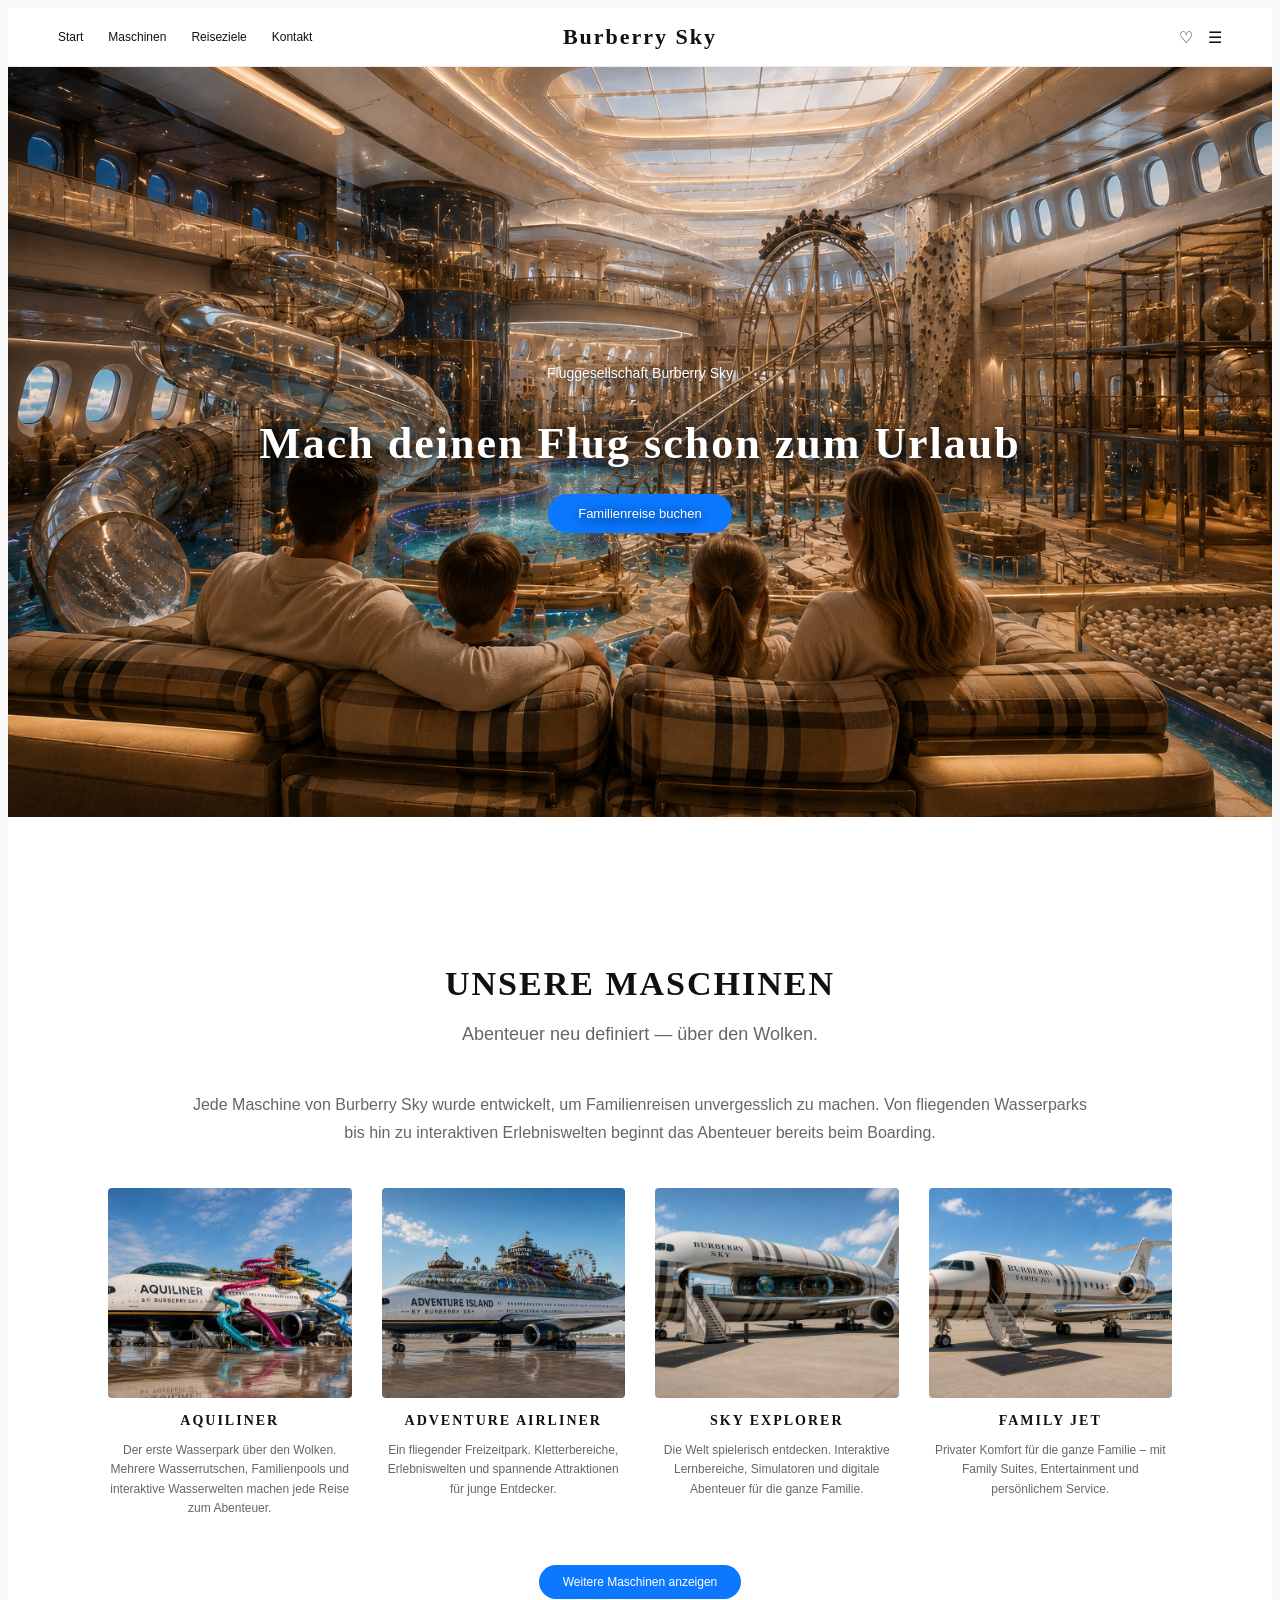
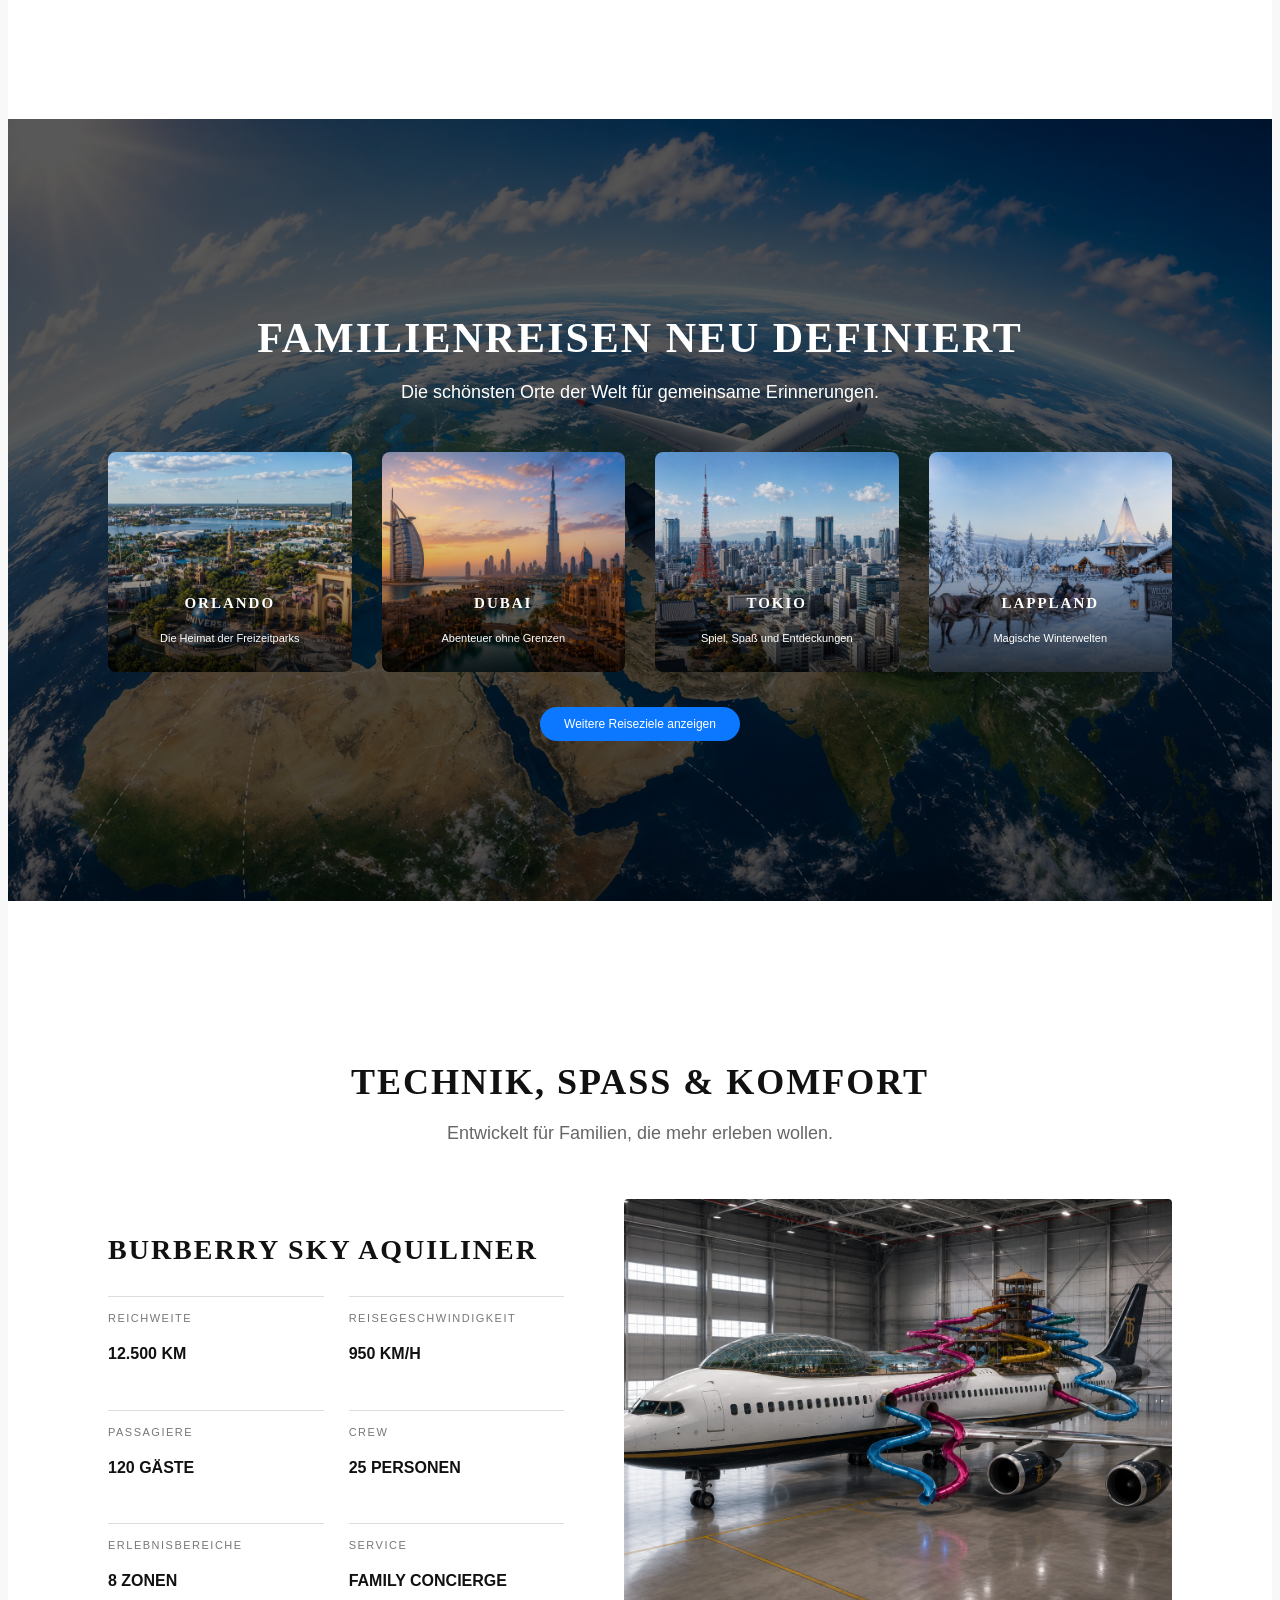
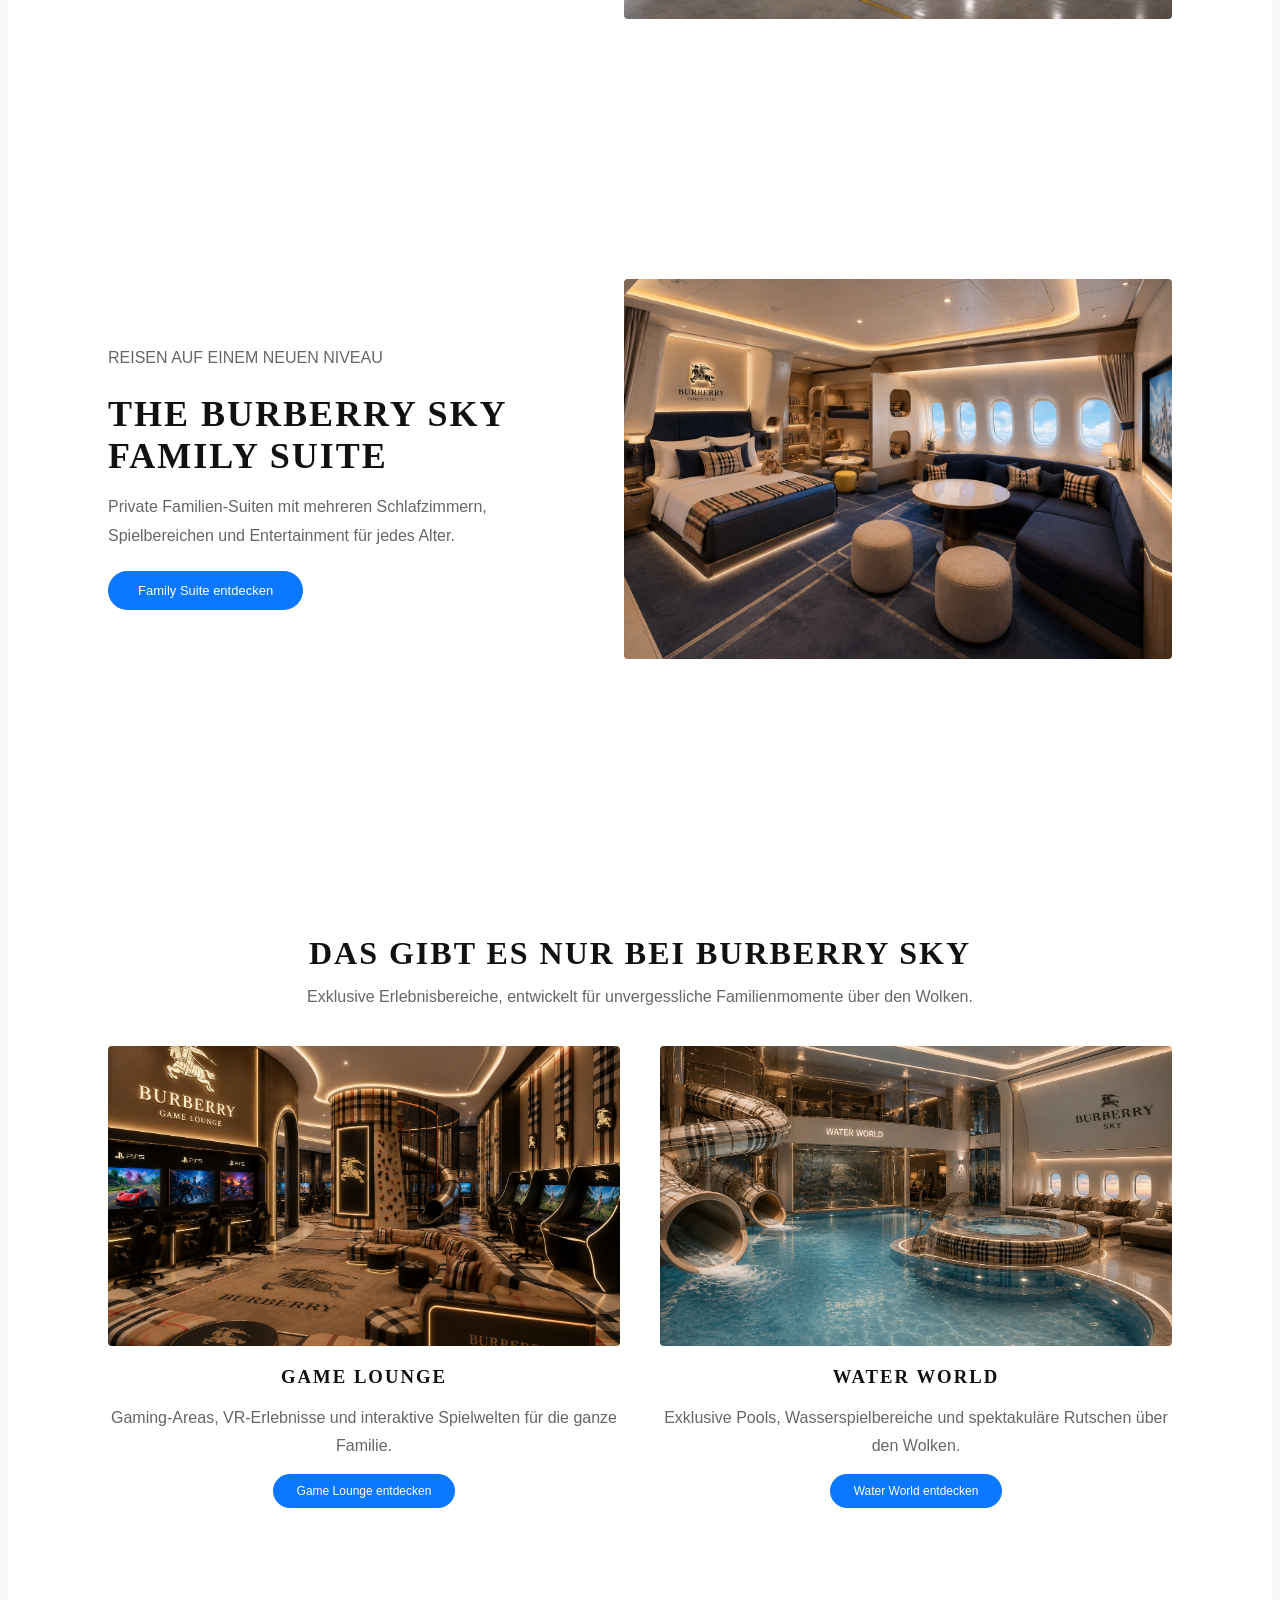
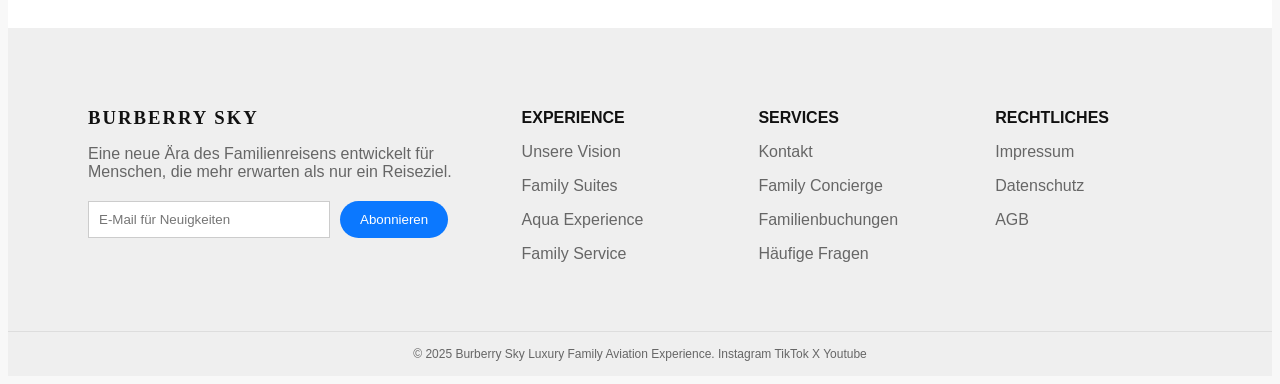
<file: Family.html>
<!DOCTYPE html>
<html lang="de">
<head>
  <meta charset="UTF-8">
  <meta name="viewport" content="width=device-width, initial-scale=1.0">
  <title>Burberry Sky</title>
  <link rel="stylesheet" href="style.css">
</head>
<body>

<header class="navbar">
  <div class="nav-left">
    <a href="#">Start</a>
    <a href="#">Maschinen</a>
    <a href="#">Reiseziele</a>
    <a href="#">Kontakt</a>
  </div>

  <div class="logo">Burberry Sky</div>

  <div class="nav-icons">
    <span>♡</span>
    <span>☰</span>
  </div>
</header>

<section class="hero">
    <img src="images/herofam.png" alt="Burberry Sky" class="hero-image">
  <div class="overlay"></div>
  <div class="hero-text">
    <p>Fluggesellschaft Burberry Sky</p>
    <h1>Mach deinen Flug schon zum Urlaub</h1>
    <a href="#" class="btn">Familienreise buchen</a>
  </div>
</section>

<section class="intro">
  <h2>UNSERE MASCHINEN</h2>
  <p class="subtitle">Abenteuer neu definiert — über den Wolken.</p>
  <p>
    Jede Maschine von Burberry Sky wurde entwickelt, um Familienreisen unvergesslich zu machen.
    Von fliegenden Wasserparks bis hin zu interaktiven Erlebniswelten beginnt das Abenteuer bereits beim Boarding.
  </p>

  <div class="machine-grid">
    <div class="machine-card">
      <img src="images/Aualiner.png" alt="Aquiliner">
      <h3>AQUILINER</h3>
      <p>Der erste Wasserpark über den Wolken.
Mehrere Wasserrutschen, Familienpools und interaktive Wasserwelten machen jede Reise zum Abenteuer.
</p>
    </div>

    <div class="machine-card">
      <img src="images/Adventure.png" alt="Adventure Airliner">
      <h3>ADVENTURE AIRLINER</h3>
      <p>Ein fliegender Freizeitpark.
Kletterbereiche, Erlebniswelten und spannende Attraktionen für junge Entdecker.</p>
    </div>

    <div class="machine-card">
      <img src="images/explorer.png" alt="Sky Explorer">
      <h3>SKY EXPLORER</h3>
      <p>Die Welt spielerisch entdecken.
Interaktive Lernbereiche, Simulatoren und digitale Abenteuer für die ganze Familie.</p>
    </div>

    <div class="machine-card">
      <img src="images/famjet.png" alt="Family Jet">
      <h3>FAMILY JET</h3>
      <p>Privater Komfort für die ganze Familie – mit Family Suites, Entertainment und persönlichem Service.</p>
    </div>
  </div>

  <a href="#" class="btn small">Weitere Maschinen anzeigen</a>
</section>

<section class="destinations-new">
  <h2>FAMILIENREISEN NEU DEFINIERT</h2>
  <p class="subtitle">Die schönsten Orte der Welt für gemeinsame Erinnerungen.</p>

  <div class="destination-grid">
    <div class="destination-card">
      <img src="images/Orlando.png" alt="Orlando">
      <h3>ORLANDO</h3>
      <p>Die Heimat der Freizeitparks</p>
    </div>

    <div class="destination-card">
      <img src="images/Dubai.png" alt="Dubai">
      <h3>DUBAI</h3>
      <p>Abenteuer ohne Grenzen</p>
    </div>

    <div class="destination-card">
      <img src="images/Tokio.png" alt="Tokio">
      <h3>TOKIO</h3>
      <p>Spiel, Spaß und Entdeckungen</p>
    </div>

    <div class="destination-card">
      <img src="images/Lapland.png" alt="Lappland">
      <h3>LAPPLAND</h3>
      <p>Magische Winterwelten</p>
    </div>
  </div>

  <a href="#" class="btn small">Weitere Reiseziele anzeigen</a>
</section>

<section class="technical-new">
  <h2>TECHNIK, SPASS & KOMFORT</h2>
  <p class="subtitle">Entwickelt für Familien, die mehr erleben wollen.</p>

  <div class="technical-layout">
    <div class="technical-info">
      <h3>BURBERRY SKY AQUILINER</h3>

      <div class="spec-grid">
        <div class="spec-item">
          <span>REICHWEITE</span>
          <h4>12.500 KM</h4>
        </div>

        <div class="spec-item">
          <span>REISEGESCHWINDIGKEIT</span>
          <h4>950 KM/H</h4>
        </div>

        <div class="spec-item">
          <span>PASSAGIERE</span>
          <h4>120 GÄSTE</h4>
        </div>

        <div class="spec-item">
          <span>CREW</span>
          <h4>25 PERSONEN</h4>
        </div>

        <div class="spec-item">
          <span>ERLEBNISBEREICHE</span>
          <h4>8 ZONEN</h4>
        </div>

        <div class="spec-item">
          <span>SERVICE</span>
          <h4>FAMILY CONCIERGE</h4>
        </div>
      </div>
    </div>

    <div class="technical-image">
      <img src="images/aquatechnik.png" alt="Burberry Sky Aquiliner">
    </div>
  </div>
</section>

<section class="suite-section">
  <div class="suite-text">
    <p>REISEN AUF EINEM NEUEN NIVEAU</p>
    <h2>THE BURBERRY SKY FAMILY SUITE</h2>
    <p>Private Familien-Suiten mit mehreren Schlafzimmern, Spielbereichen und Entertainment für jedes Alter.</p>
    <a href="#" class="btn">Family Suite entdecken</a>
  </div>

  <img src="images/fams.png" alt="Burberry Sky Family Suite">
</section>

<section class="special">
  <h2>DAS GIBT ES NUR BEI BURBERRY SKY</h2>
  <p>Exklusive Erlebnisbereiche, entwickelt für unvergessliche Familienmomente über den Wolken.</p>

  <div class="special-grid">
    <div class="special-card">
      <img src="images/games.png" alt="Game Lounge">
      <h3>GAME LOUNGE</h3>
      <p>Gaming-Areas, VR-Erlebnisse und interaktive Spielwelten für die ganze Familie.</p>
      <a href="#" class="btn small">Game Lounge entdecken</a>
    </div>

    <div class="special-card">
      <img src="images/water.png" alt="Water World">
      <h3>WATER WORLD</h3>
      <p>Exklusive Pools, Wasserspielbereiche und spektakuläre Rutschen über den Wolken.</p>
      <a href="#" class="btn small">Water World entdecken</a>
    </div>
  </div>
</section>

<footer>
  <div class="footer-brand">
    <h3>BURBERRY SKY</h3>
    <p>Eine neue Ära des Familienreisens entwickelt für Menschen, die mehr erwarten als nur ein Reiseziel.</p>
    <div class="newsletter">
      <input type="email" placeholder="E-Mail für Neuigkeiten">
      <button>Abonnieren</button>
    </div>
  </div>

  <div>
    <h4>EXPERIENCE</h4>
    <p>Unsere Vision</p>
    <p>Family Suites</p>
    <p>Aqua Experience</p>
    <p>Family Service</p>
  </div>

  <div>
    <h4>SERVICES</h4>
    <p>Kontakt</p>
    <p>Family Concierge</p>
    <p>Familienbuchungen</p>
    <p>Häufige Fragen</p>
  </div>

  <div>
    <h4>RECHTLICHES</h4>
    <p>Impressum</p>
    <p>Datenschutz</p>
    <p>AGB</p>
  </div>
</footer>

<div class="copyright">
  ©️ 2025 Burberry Sky Luxury Family Aviation Experience. Instagram TikTok X Youtube
</div>

</body>
</html>
</file>
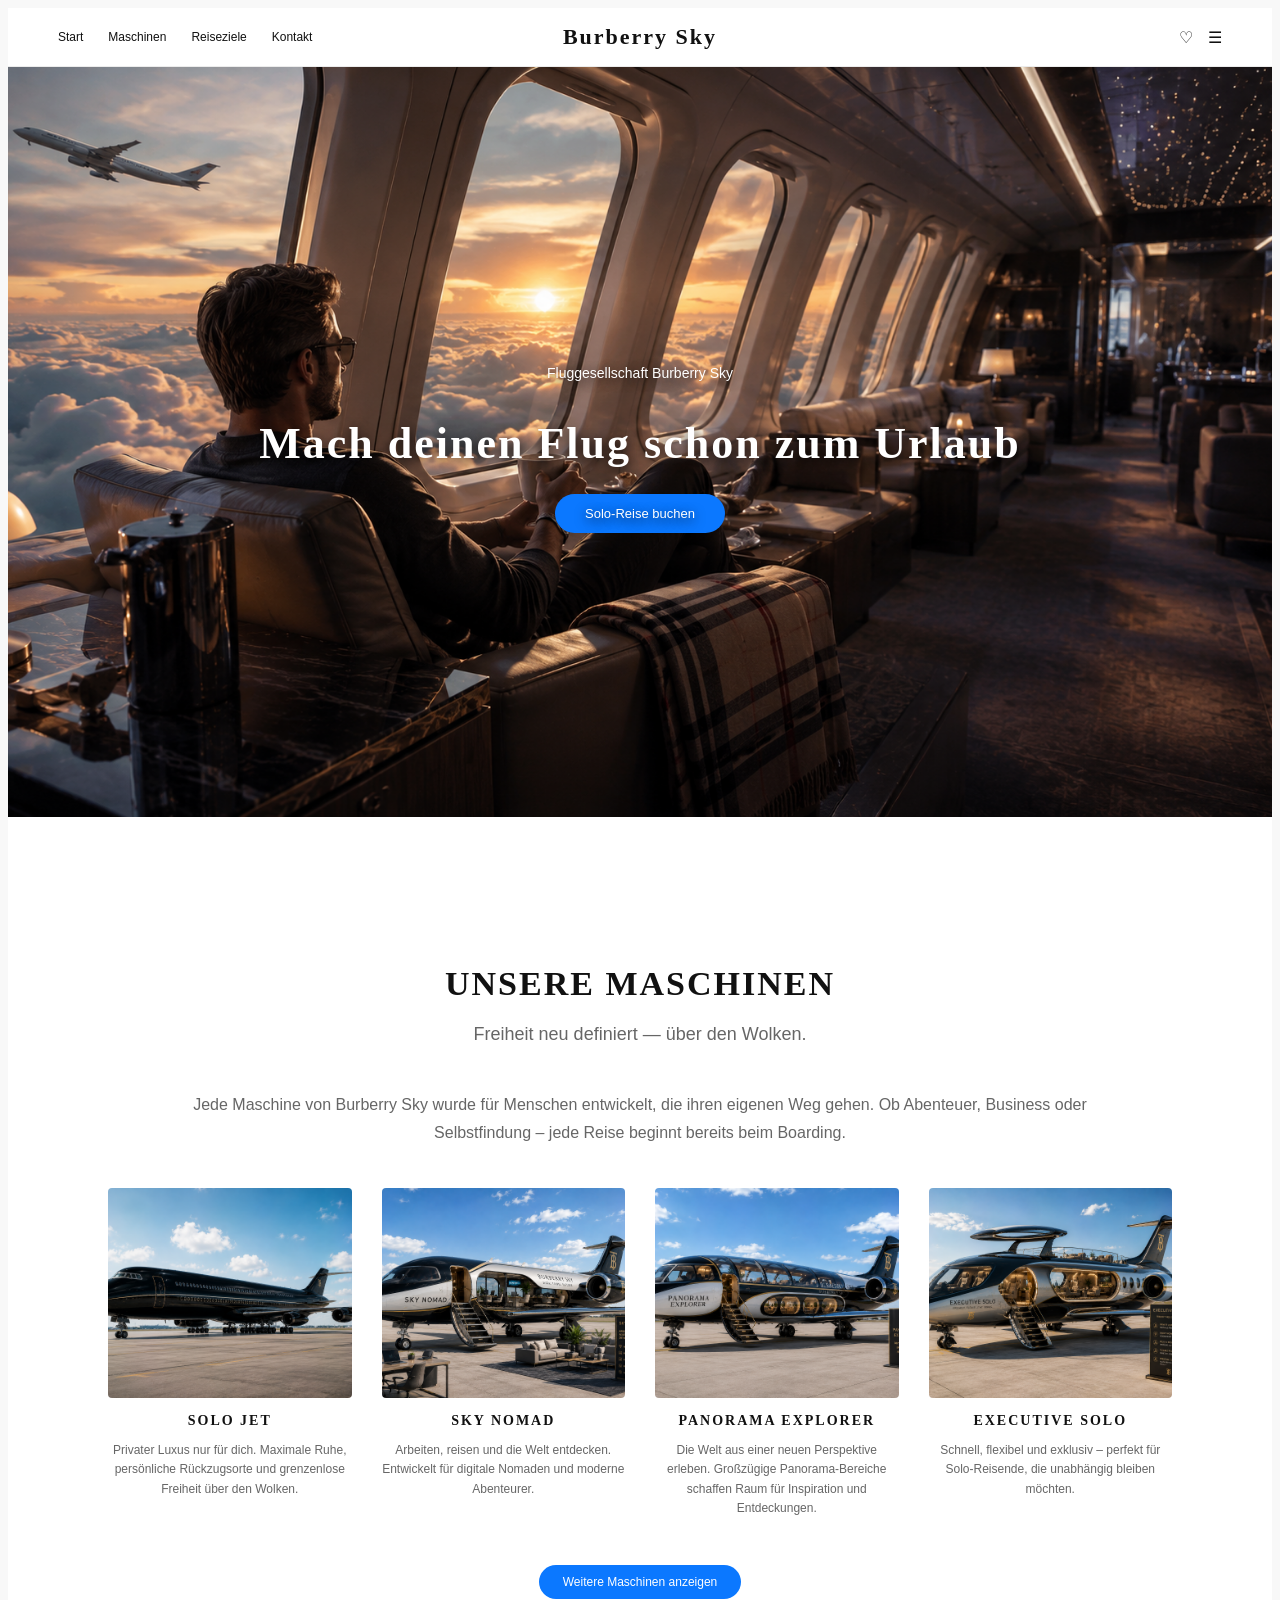
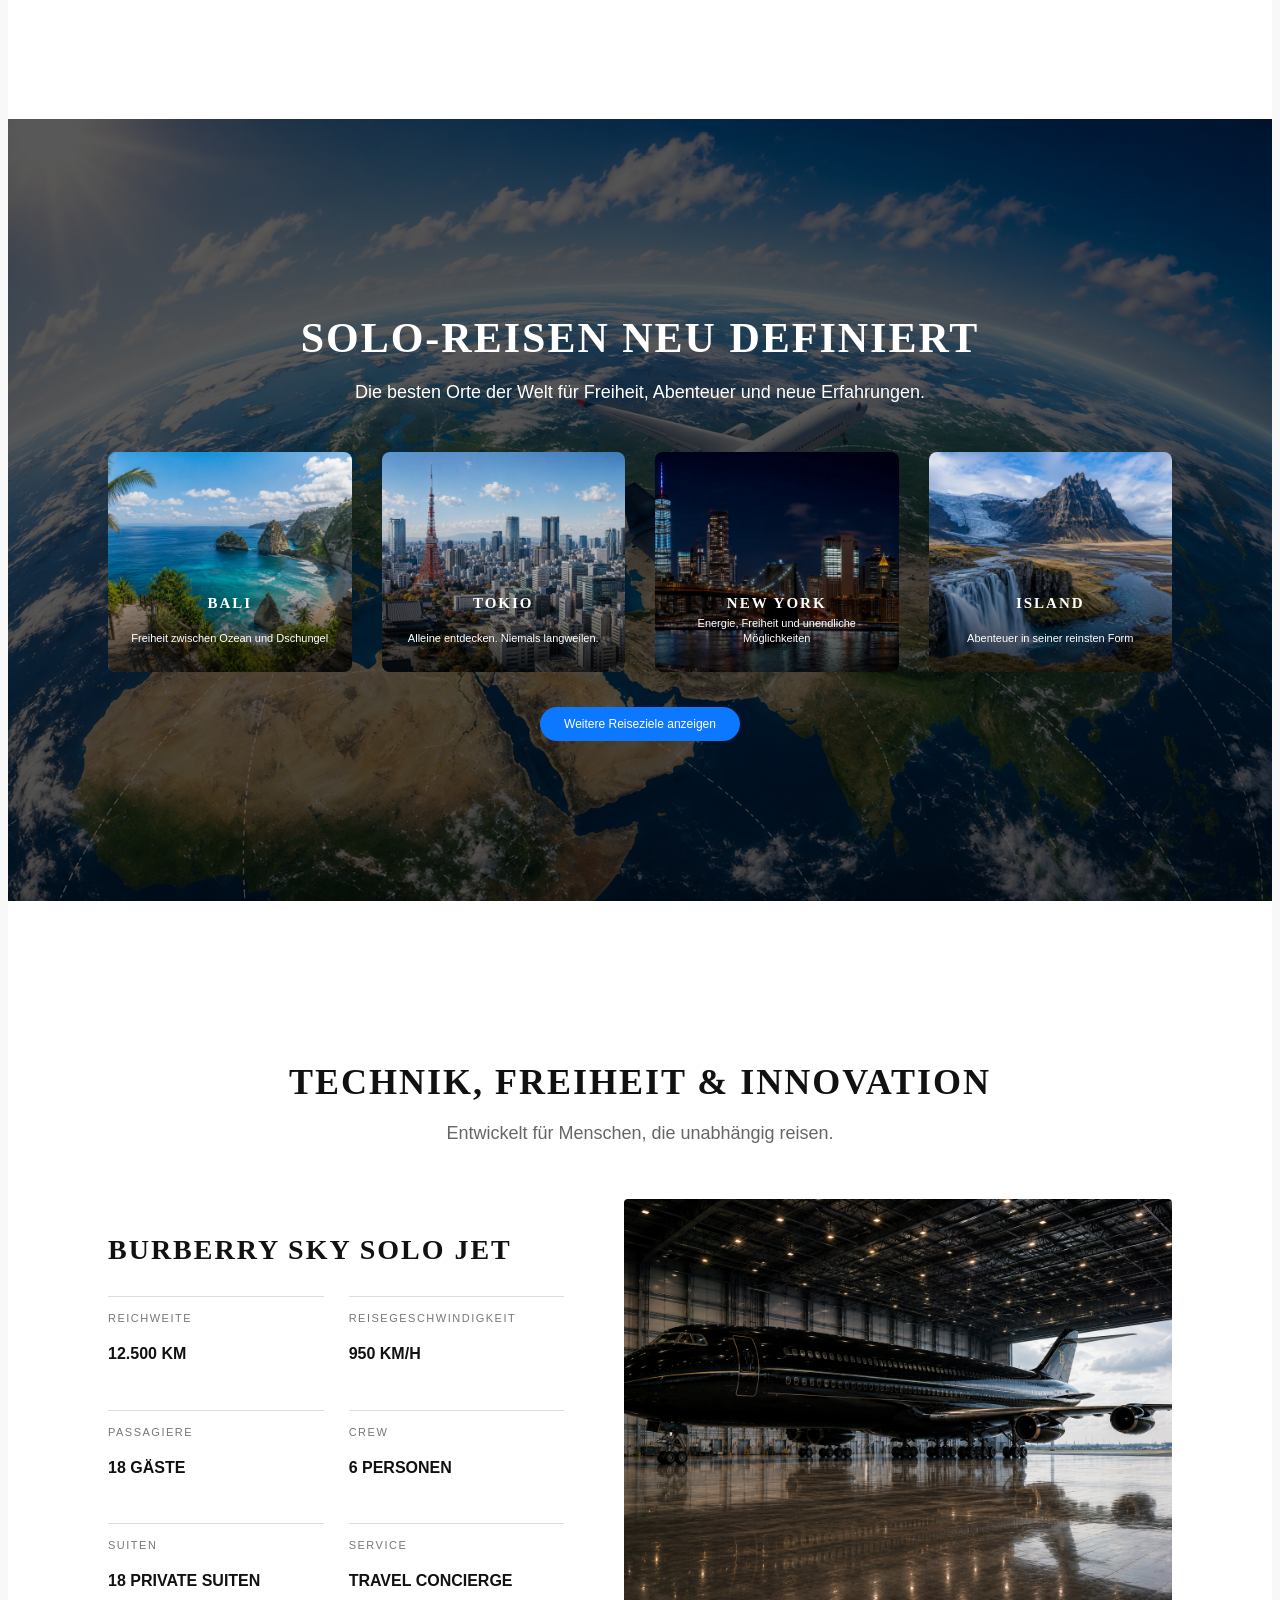
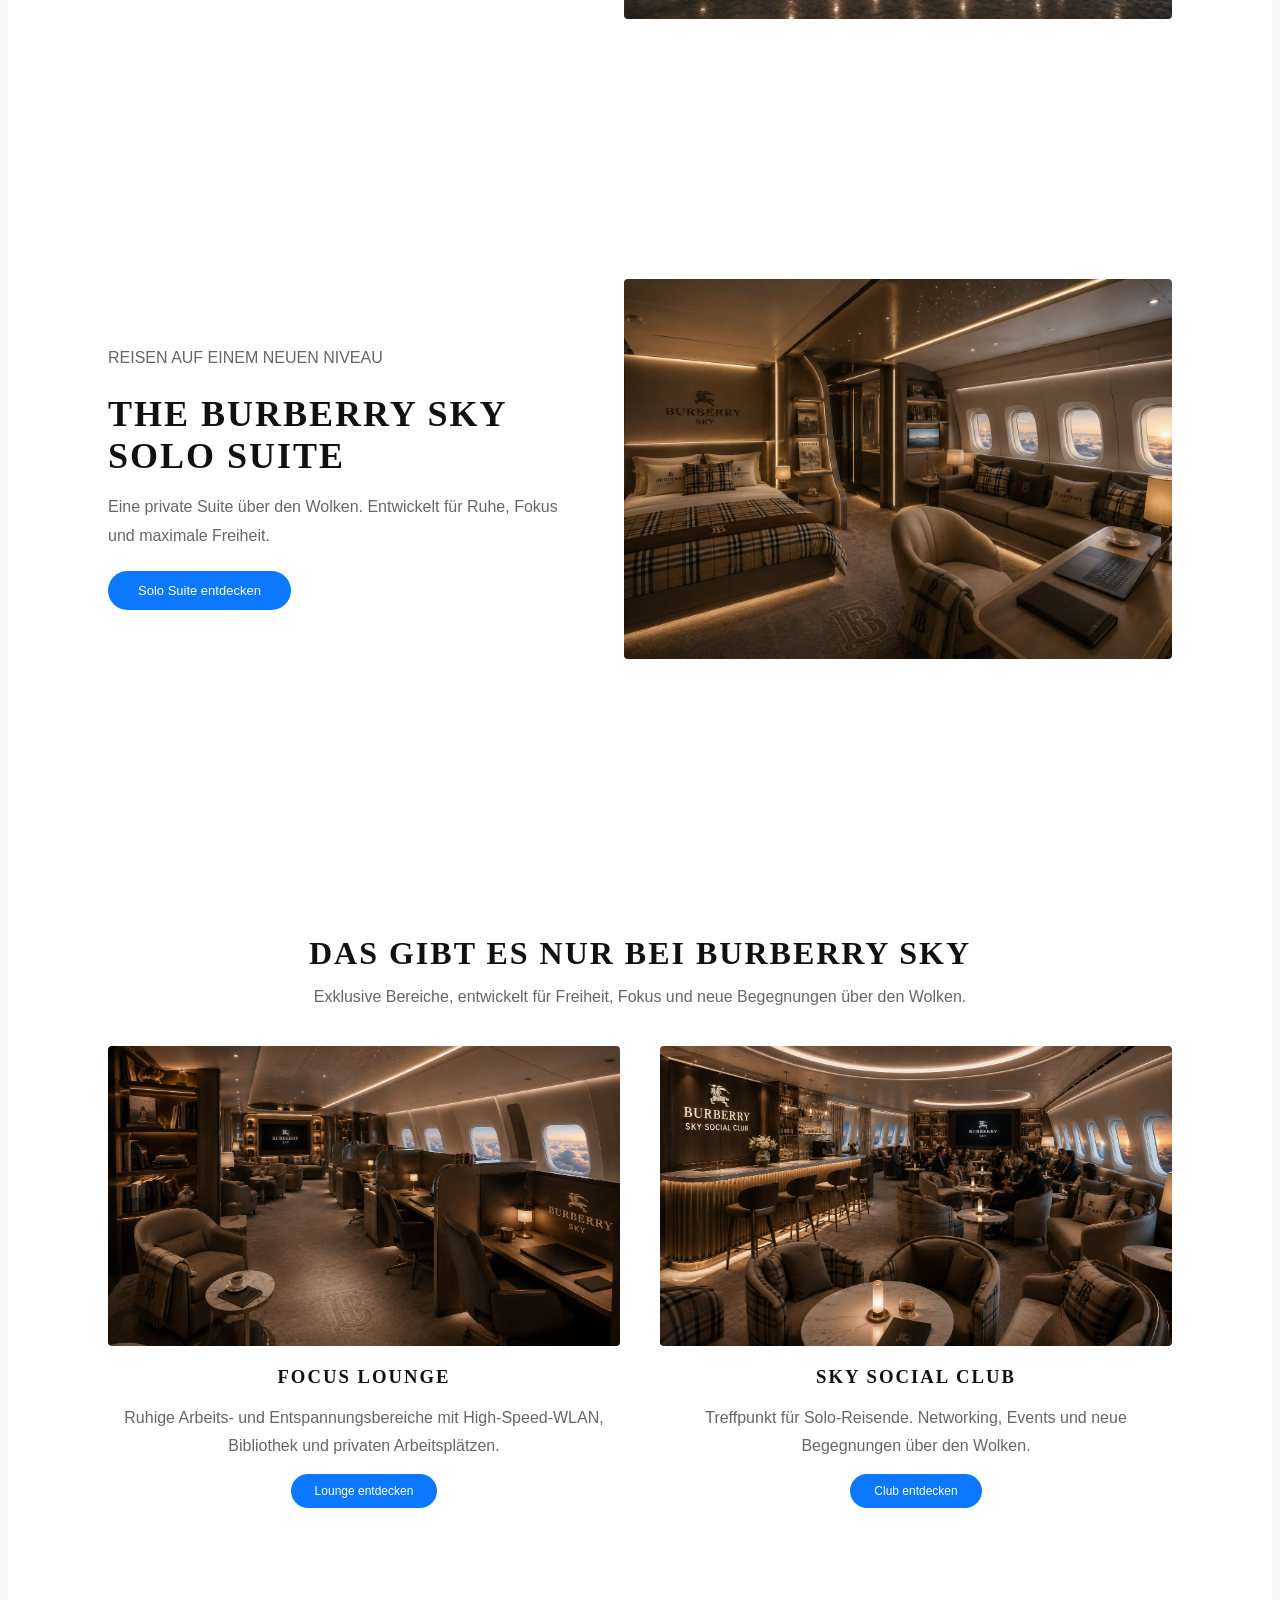
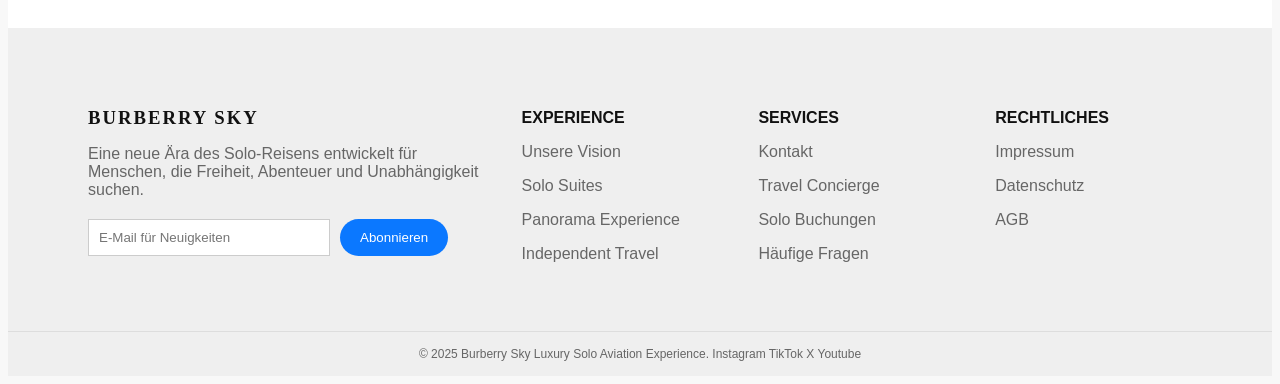
<file: solo.html>
<!DOCTYPE html>
<html lang="de">
<head>
  <meta charset="UTF-8">
  <meta name="viewport" content="width=device-width, initial-scale=1.0">
  <title>Burberry Sky</title>
  <link rel="stylesheet" href="style.css">
</head>
<body>

<header class="navbar">
  <div class="nav-left">
    <a href="#">Start</a>
    <a href="#">Maschinen</a>
    <a href="#">Reiseziele</a>
    <a href="#">Kontakt</a>
  </div>

  <div class="logo">Burberry Sky</div>

  <div class="nav-icons">
    <span>♡</span>
    <span>☰</span>
  </div>
</header>

<section class="hero">
    <img src="images/herosolo.png" alt="Burberry Sky" class="hero-image">
  <div class="overlay"></div>
  <div class="hero-text">
    <p>Fluggesellschaft Burberry Sky</p>
    <h1>Mach deinen Flug schon zum Urlaub</h1>
    <a href="#" class="btn">Solo-Reise buchen</a>
  </div>
</section>

<section class="intro">
  <h2>UNSERE MASCHINEN</h2>
  <p class="subtitle">Freiheit neu definiert — über den Wolken.</p>
  <p>
    Jede Maschine von Burberry Sky wurde für Menschen entwickelt, die ihren eigenen Weg gehen.
    Ob Abenteuer, Business oder Selbstfindung – jede Reise beginnt bereits beim Boarding.
  </p>

  <div class="machine-grid">
    <div class="machine-card">
      <img src="images/solojet.png" alt="Solo Jet">
      <h3>SOLO JET</h3>
      <p>Privater Luxus nur für dich.
Maximale Ruhe, persönliche Rückzugsorte und grenzenlose Freiheit über den Wolken.
</p>
    </div>

    <div class="machine-card">
      <img src="images/nom.png" alt="Sky Nomad">
      <h3>SKY NOMAD</h3>
      <p>Arbeiten, reisen und die Welt entdecken.
Entwickelt für digitale Nomaden und moderne Abenteurer.</p>
    </div>

    <div class="machine-card">
      <img src="images/panoramasolo.png" alt="Panorama Explorer">
      <h3>PANORAMA EXPLORER</h3>
      <p>Die Welt aus einer neuen Perspektive erleben.
Großzügige Panorama-Bereiche schaffen Raum für Inspiration und Entdeckungen.</p>
    </div>

    <div class="machine-card">
      <img src="images/excutive.png" alt="Executive Solo">
      <h3>EXECUTIVE SOLO</h3>
      <p>Schnell, flexibel und exklusiv – perfekt für Solo-Reisende, die unabhängig bleiben möchten.</p>
    </div>
  </div>

  <a href="#" class="btn small">Weitere Maschinen anzeigen</a>
</section>

<section class="destinations-new">
  <h2>SOLO-REISEN NEU DEFINIERT</h2>
  <p class="subtitle">Die besten Orte der Welt für Freiheit, Abenteuer und neue Erfahrungen.</p>

  <div class="destination-grid">
    <div class="destination-card">
      <img src="images/bali.png" alt="Bali">
      <h3>BALI</h3>
      <p>Freiheit zwischen Ozean und Dschungel</p>
    </div>

    <div class="destination-card">
      <img src="images/Tokio.png" alt="Tokio">
      <h3>TOKIO</h3>
      <p>Alleine entdecken. Niemals langweilen.</p>
    </div>

    <div class="destination-card">
      <img src="images/New York.png" alt="New York">
      <h3>NEW YORK</h3>
      <p>Energie, Freiheit und unendliche Möglichkeiten</p>
    </div>

    <div class="destination-card">
      <img src="images/island.png" alt="Island">
      <h3>ISLAND</h3>
      <p>Abenteuer in seiner reinsten Form</p>
    </div>
  </div>

  <a href="#" class="btn small">Weitere Reiseziele anzeigen</a>
</section>

<section class="technical-new">
  <h2>TECHNIK, FREIHEIT & INNOVATION</h2>
  <p class="subtitle">Entwickelt für Menschen, die unabhängig reisen.</p>

  <div class="technical-layout">
    <div class="technical-info">
      <h3>BURBERRY SKY SOLO JET</h3>

      <div class="spec-grid">
        <div class="spec-item">
          <span>REICHWEITE</span>
          <h4>12.500 KM</h4>
        </div>

        <div class="spec-item">
          <span>REISEGESCHWINDIGKEIT</span>
          <h4>950 KM/H</h4>
        </div>

        <div class="spec-item">
          <span>PASSAGIERE</span>
          <h4>18 GÄSTE</h4>
        </div>

        <div class="spec-item">
          <span>CREW</span>
          <h4>6 PERSONEN</h4>
        </div>

        <div class="spec-item">
          <span>SUITEN</span>
          <h4>18 PRIVATE SUITEN</h4>
        </div>

        <div class="spec-item">
          <span>SERVICE</span>
          <h4>TRAVEL CONCIERGE</h4>
        </div>
      </div>
    </div>

    <div class="technical-image">
      <img src="images/techniksolo.png" alt="Burberry Sky Solo Jet">
    </div>
  </div>
</section>

<section class="suite-section">
  <div class="suite-text">
    <p>REISEN AUF EINEM NEUEN NIVEAU</p>
    <h2>THE BURBERRY SKY SOLO SUITE</h2>
    <p>Eine private Suite über den Wolken. Entwickelt für Ruhe, Fokus und maximale Freiheit.</p>
    <a href="#" class="btn">Solo Suite entdecken</a>
  </div>

  <img src="images/solosuit.png" alt="Burberry Sky Solo Suite">
</section>

<section class="special">
  <h2>DAS GIBT ES NUR BEI BURBERRY SKY</h2>
  <p>Exklusive Bereiche, entwickelt für Freiheit, Fokus und neue Begegnungen über den Wolken.</p>

  <div class="special-grid">
    <div class="special-card">
      <img src="images/focus.png" alt="Focus Lounge">
      <h3>FOCUS LOUNGE</h3>
      <p>Ruhige Arbeits- und Entspannungsbereiche mit High-Speed-WLAN, Bibliothek und privaten Arbeitsplätzen.</p>
      <a href="#" class="btn small">Lounge entdecken</a>
    </div>

    <div class="special-card">
      <img src="images/socialclub.png" alt="Sky Social Club">
      <h3>SKY SOCIAL CLUB</h3>
      <p>Treffpunkt für Solo-Reisende. Networking, Events und neue Begegnungen über den Wolken.</p>
      <a href="#" class="btn small">Club entdecken</a>
    </div>
  </div>
</section>

<footer>
  <div class="footer-brand">
    <h3>BURBERRY SKY</h3>
    <p>Eine neue Ära des Solo-Reisens entwickelt für Menschen, die Freiheit, Abenteuer und Unabhängigkeit suchen.</p>
    <div class="newsletter">
      <input type="email" placeholder="E-Mail für Neuigkeiten">
      <button>Abonnieren</button>
    </div>
  </div>

  <div>
    <h4>EXPERIENCE</h4>
    <p>Unsere Vision</p>
    <p>Solo Suites</p>
    <p>Panorama Experience</p>
    <p>Independent Travel</p>
  </div>

  <div>
    <h4>SERVICES</h4>
    <p>Kontakt</p>
    <p>Travel Concierge</p>
    <p>Solo Buchungen</p>
    <p>Häufige Fragen</p>
  </div>

  <div>
    <h4>RECHTLICHES</h4>
    <p>Impressum</p>
    <p>Datenschutz</p>
    <p>AGB</p>
  </div>
</footer>

<div class="copyright">
  ©️ 2025 Burberry Sky Luxury Solo Aviation Experience. Instagram TikTok X Youtube
</div>

</body>
</html>
</file>
<file: style.css>
/* =========================
   RESET
========================= */

•⁠  ⁠{
    margin: 0;
    padding: 0;
    box-sizing: border-box;
}

body {
    background: #f8f8f8;
    color: #111;
    font-family: Arial, Helvetica, sans-serif;
    overflow-x: hidden;
}

img {
    display: block;
    max-width: 100%;
}

h1,
h2,
h3,
.logo {
    font-family: Georgia, serif;
    letter-spacing: 2px;
}

/* =========================
   NAVIGATION
========================= */

.navbar {
  background: white;
  height: 58px;
  display: grid;
  grid-template-columns: 1fr auto 1fr;
  align-items: center;
  padding: 0 50px;
  border-bottom: 1px solid #ececec;
}

.nav-left {
    display: flex;
    gap: 25px;
    justify-self: start;
}

.nav-left a {
  text-decoration: none;
  color: #111;
  font-size: 12px;
}

.logo {
    font-size: 22px;
    font-weight: bold;
    text-align: center;
    justify-self: center;
}

.nav-icons {
    display: flex;
    justify-content: flex-end;
    gap: 15px;
    justify-self: end;
}

/* =========================
   HERO
========================= */

.hero {
    position: relative;
    height: 750px;
    display: flex;
    justify-content: center;
    align-items: center;
}



.hero-image {
    position: absolute;
    inset: 0;

    width: 100%;
    height: 100%;

    object-fit: cover;
    object-position: center;
}

.hero-text {
    position: relative;
    z-index: 2;

    color: white;
    text-align: center;

    text-shadow: 0 3px 12px rgba(0,0,0,0.8);
}

.hero-text p {
    font-size: 14px;
    margin-bottom: 12px;
}

.hero-text h1 {
    font-size: 44px;
    margin-bottom: 25px;
}

/* =========================
   BUTTONS
========================= */

.btn {
    display: inline-block;
    background: #0b78ff;
    color: white;
    text-decoration: none;
    padding: 12px 30px;
    border-radius: 30px;
    font-size: 13px;
}

.btn.small {
    padding: 10px 24px;
    font-size: 12px;
}

/* =========================
   INTRO
========================= */

.intro {
    background: white;
    text-align: center;
    padding: 120px 100px;
}

.intro h2 {
    font-size: 34px;
    margin-bottom: 15px;
}

.subtitle {
    font-size: 18px;
    margin-bottom: 15px;
}

.intro > p {
    max-width: 900px;
    margin: 0 auto 40px auto;
    line-height: 1.8;
    color: #666;
}

/* =========================
   MASCHINEN
========================= */

.machine-grid {
    display: grid;
    grid-template-columns: repeat(4, 1fr);
    gap: 30px;
    margin-top: 40px;
    margin-bottom: 35px;
}

.machine-card {
    text-align: center;
}

.machine-card img {
    width: 100%;
    height: 210px;
    object-fit: cover;
    object-position: center;
    border-radius: 4px;
}

.machine-card h3 {
    margin-top: 15px;
    margin-bottom: 10px;
    font-size: 14px;
}

.machine-card p {
    font-size: 12px;
    color: #666;
    line-height: 1.6;
}

/* =========================
   REISEZIELE NEU
========================= */

.destinations-new {
    position: relative;

    background-image: url("images/bildziele.png");
    background-size: cover;
    background-position: center;

    text-align: center;

    padding: 160px 100px;

    color: white;
}
.destinations-new::before {
    content: "";

    position: absolute;
    inset: 0;

    background: rgba(0,0,0,0.65);
}

.destinations-new h2,
.destinations-new .subtitle,
.destination-grid,
.destinations-new .btn {
    position: relative;
    z-index: 2;
}

.destinations-new h2 {
    font-size: 42px;
    margin-bottom: 15px;
}

.destinations-new > p {
    max-width: 700px;
    margin: 0 auto 45px auto;
    color: #ffffff;
    line-height: 1.7;
}

.destination-grid {
    display: grid;
    grid-template-columns: repeat(4, 1fr);
    gap: 30px;
    margin-bottom: 35px;
}

.destination-card {
    position: relative;

    text-align: center;

    border-radius: 8px;

    overflow: hidden;
}

.destination-card img {
    width: 100%;
    height: 220px;
    object-fit: cover;
    object-position: center;
    border-radius: 4px;
}

.destination-card h3 {
    position: absolute;

    left: 0;
    right: 0;
    bottom: 45px;

    color: white;

    font-size: 15px;

    z-index: 3;
}
.destination-card p {
    position: absolute;

    left: 15px;
    right: 15px;
    bottom: 15px;

    color: white;

    font-size: 11px;

    line-height: 1.4;

    z-index: 3;
}
.destination-card::after {
    content: "";

    position: absolute;
    inset: 0;

    background: linear-gradient(
        to top,
        rgba(0,0,0,0.75),
        rgba(0,0,0,0.15),
        transparent
    );

    z-index: 2;
}

/* =========================
   TECHNIK NEU
========================= */

.technical-new {
    background: white;
    padding: 130px 100px;
    text-align: center;
}

.technical-new h2 {
    font-size: 36px;
    margin-bottom: 15px;
}

.technical-new > p {
    max-width: 700px;
    margin: 0 auto 50px auto;
    color: #666;
    line-height: 1.7;
}

.technical-layout {
    display: grid;
    grid-template-columns: 1fr 1.2fr;
    gap: 60px;
    align-items: center;
}

.technical-info {
    text-align: left;
}

.technical-info h3 {
    font-size: 28px;
    margin-bottom: 30px;
}

.spec-grid {
    display: grid;
    grid-template-columns: 1fr 1fr;
    gap: 25px;
}

.spec-item {
    border-top: 1px solid #ddd;
    padding-top: 15px;
}

.spec-item span {
    display: block;
    font-size: 11px;
    letter-spacing: 1.5px;
    color: #777;
    margin-bottom: 8px;
}

.spec-item h4 {
    font-size: 16px;
    font-weight: bold;
    color: #111;
}

.technical-image img {
    width: 100%;
    height: 420px;
    object-fit: cover;
    object-position: center;
    border-radius: 4px;
}

/* =========================
   SUITE SECTION
========================= */

.suite-section {
    background: white;
    display: grid;
    grid-template-columns: 1fr 1.2fr;
    gap: 60px;
    padding: 130px 100px;
    align-items: center;
}

.suite-text h2 {
    font-size: 36px;
    margin: 15px 0;
}

.suite-text p {
    line-height: 1.8;
    color: #666;
    margin-bottom: 20px;
}

.suite-section img {
    width: 100%;
    height: 380px;
    object-fit: cover;
    object-position: center;
    border-radius: 4px;
}

/* =========================
   SPECIAL SECTION
========================= */

.special {
    background: white;
    text-align: center;
    padding: 120px 100px;
}

.special h2 {
    font-size: 32px;
    margin-bottom: 15px;
}

.special > p {
    color: #666;
    margin-bottom: 40px;
}

.special-grid {
    display: grid;
    grid-template-columns: 1fr 1fr;
    gap: 40px;
}

.special-card img {
    width: 100%;
    height: 300px;
    object-fit: cover;
    object-position: center;
    border-radius: 4px;
}

.special-card h3 {
    margin-top: 20px;
    margin-bottom: 10px;
}

.special-card p {
    line-height: 1.7;
    color: #666;
    margin-bottom: 15px;
}

/* =========================
   FOOTER
========================= */

footer {
    background: #efefef;
    display: grid;
    grid-template-columns: 2fr 1fr 1fr 1fr;
    gap: 40px;
    padding: 60px 80px;
}

footer h3,
footer h4 {
    margin-bottom: 15px;
}

footer p {
    margin-bottom: 8px;
    color: #666;
}

.newsletter {
    margin-top: 20px;
    display: flex;
    gap: 10px;
}

.newsletter input {
    padding: 10px;
    width: 220px;
    border: 1px solid #ccc;
}

.newsletter button {
    border: none;
    background: #0b78ff;
    color: white;
    padding: 10px 20px;
    border-radius: 20px;
    cursor: pointer;
}

/* =========================
   COPYRIGHT
========================= */

.copyright {
    background: #efefef;
    border-top: 1px solid #ddd;
    text-align: center;
    padding: 15px;
    font-size: 12px;
    color: #666;
}

/* =========================
   TABLET
========================= */

@media (max-width: 1000px) {

    .machine-grid {
        grid-template-columns: repeat(2, 1fr);
    }

    .destination-grid {
        grid-template-columns: repeat(2, 1fr);
    }

    .technical-layout {
        grid-template-columns: 1fr;
    }

    .special-grid {
        grid-template-columns: 1fr;
    }

    .suite-section {
        grid-template-columns: 1fr;
    }

    footer {
        grid-template-columns: 1fr 1fr;
    }
}

/* =========================
   MOBILE
========================= */

/* TABLET */
@media (max-width: 1024px) {
  .navbar {
    padding: 0 25px;
  }

  .machine-grid,
  .destination-grid {
    grid-template-columns: repeat(2, 1fr);
  }

  .technical-layout,
  .suite-section {
    grid-template-columns: 1fr;
  }

  .special-grid {
    grid-template-columns: 1fr;
  }

  .intro,
  .special,
  .suite-section,
  .destinations-new,
  .technical-new {
    padding: 90px 40px;
  }

  .hero {
    height: 650px;
  }
}

/* MOBILE */
@media (max-width: 768px) {
  .navbar {
    position: fixed;
    top: 0;
    left: 0;
    width: 100%;
    height: 58px;
    padding: 0 18px;
    background: white;
    z-index: 9999;
    display: flex;
    align-items: center;
    justify-content: center;
  }

  .nav-left {
    display: none;
  }

  .logo {
    font-size: 22px;
    line-height: 1;
    text-align: center;
  }

  .nav-icons {
    position: absolute;
    left: 18px;
    right: 18px;
    display: flex;
    justify-content: space-between;
    align-items: center;
  }

  .nav-icons span:first-child {
    order: 2;
    font-size: 22px;
  }

  .nav-icons span:last-child {
    order: 1;
    font-size: 24px;
  }

  .hero {
    margin-top: 58px;
    height: calc(100vh - 58px);
  }

  .hero-text {
    width: 90%;
  }

  .hero-text h1 {
    font-size: 32px;
  }

  .hero-text p {
    font-size: 13px;
  }

  .machine-grid,
  .destination-grid,
  .spec-grid,
  footer {
    grid-template-columns: 1fr;
  }

  .intro,
  .special,
  .suite-section,
  .destinations-new,
  .technical-new {
    padding: 70px 24px;
  }

  .technical-image img,
  .suite-section img,
  .machine-card img,
  .destination-card img,
  .special-card img {
    height: auto;
  }

  footer {
    text-align: center;
    padding: 50px 25px;
  }

  .newsletter {
    flex-direction: column;
  }

  .newsletter input {
    width: 100%;
  }
}
</file>
